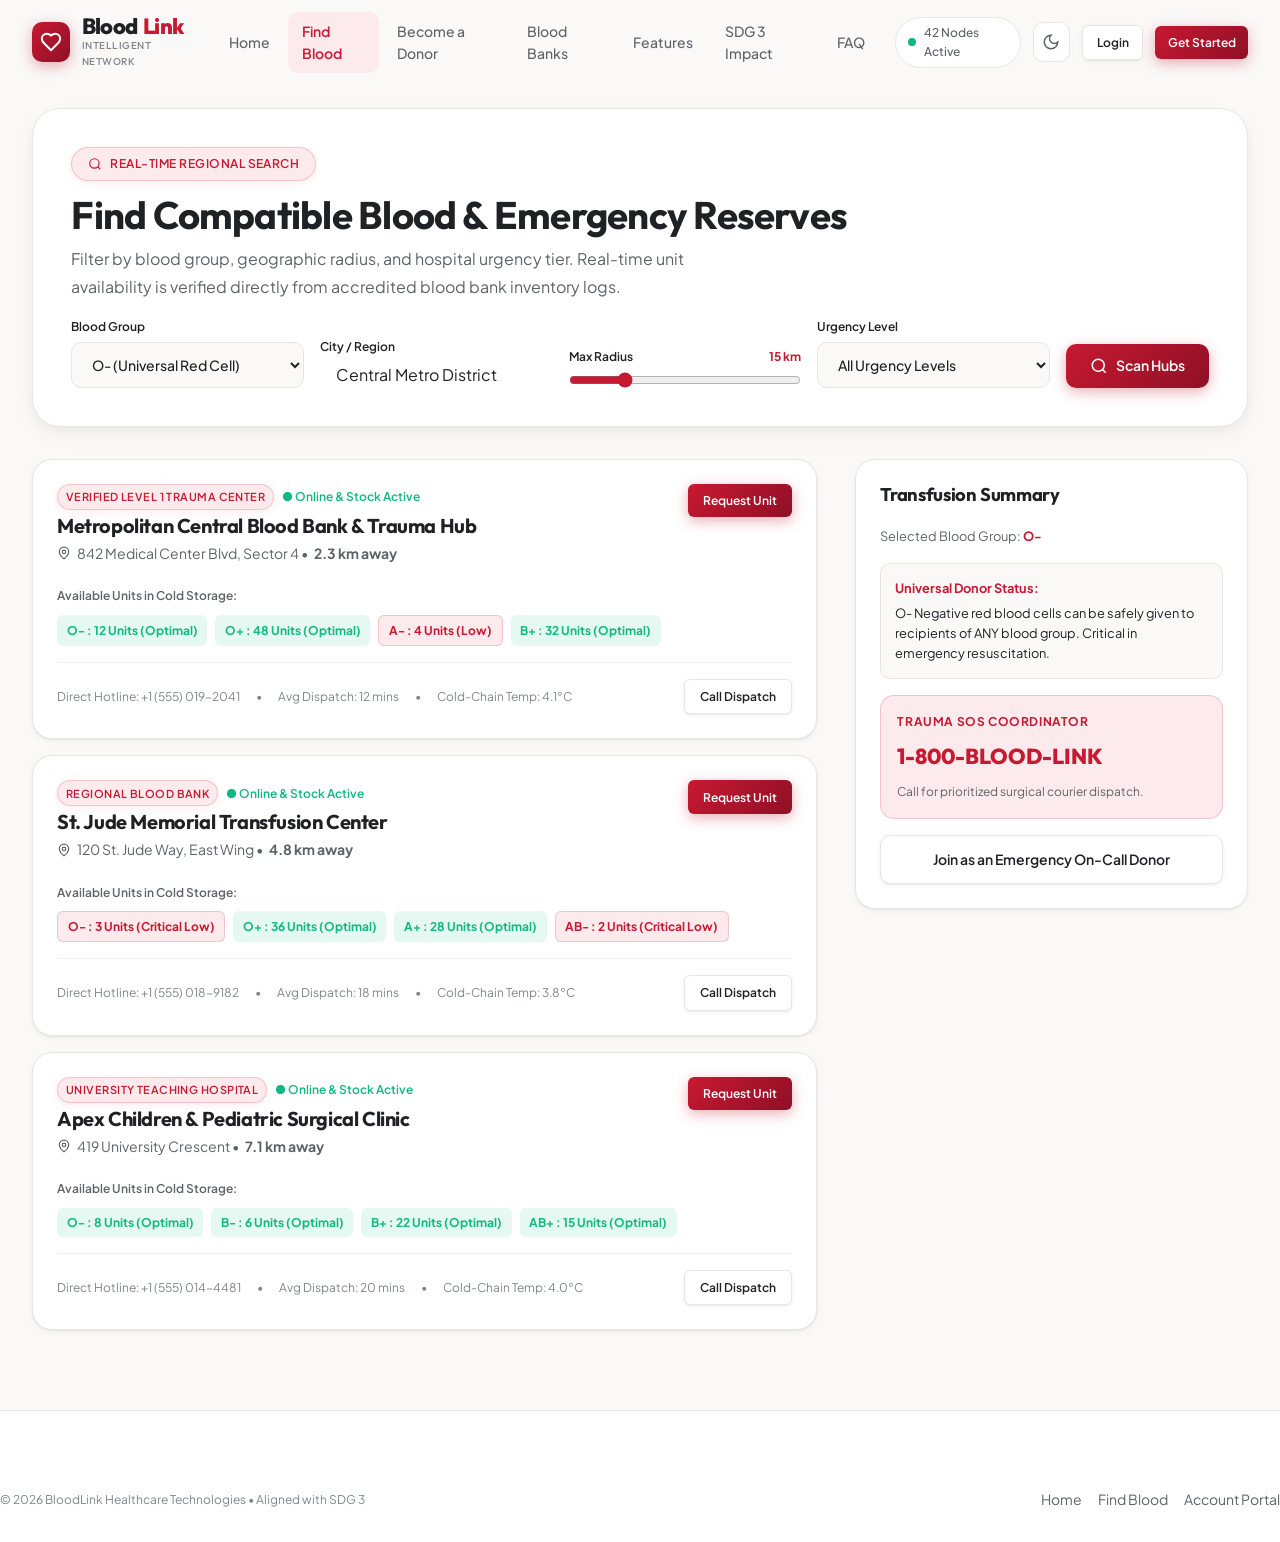
<file: find-blood.html>
<!DOCTYPE html>
<html lang="en" data-theme="light">
<head>
  <meta charset="UTF-8">
  <meta name="viewport" content="width=device-width, initial-scale=1.0">
  <meta name="description" content="Find Blood — Search real-time blood bank inventory and emergency donor reserves across the BloodLink network.">
  <title>Find Blood & Emergency Reserves — BloodLink</title>

  <!-- Google Fonts: Plus Jakarta Sans & Outfit -->
  <link rel="preconnect" href="https://fonts.googleapis.com">
  <link rel="preconnect" href="https://fonts.gstatic.com" crossorigin>
  <link href="https://fonts.googleapis.com/css2?family=Outfit:wght@400;500;600;700;800&family=Plus+Jakarta+Sans:wght@400;500;600;700;800&display=swap" rel="stylesheet">

  <!-- Core CSS Stylesheets -->
  <link rel="stylesheet" href="css/variables.css">
  <link rel="stylesheet" href="css/main.css">
  <link rel="stylesheet" href="css/components.css">
  <link rel="stylesheet" href="css/find-blood.css">
  <link rel="stylesheet" href="css/responsive.css">

  <link rel="icon" type="image/svg+xml" href="data:image/svg+xml,<svg xmlns='http://www.w3.org/2000/svg' viewBox='0 0 24 24' fill='%23C71932'><path d='M12 2.69l5.66 5.66a8 8 0 1 1-11.31 0z'/></svg>">
</head>
<body>

  <!-- Navigation Bar -->
  <header class="navbar-wrapper scrolled" id="main-navbar">
    <div class="container nav-container">

      <a href="index.html" class="brand-logo" aria-label="BloodLink Home">
        <div class="brand-icon-wrapper">
          <svg viewBox="0 0 24 24" fill="none" stroke="currentColor" stroke-width="2.2" stroke-linecap="round" stroke-linejoin="round">
            <path d="M19 14c1.49-1.46 3-3.21 3-5.5A5.5 5.5 0 0 0 16.5 3c-1.76 0-3 .5-4.5 2-1.5-1.5-2.74-2-4.5-2A5.5 5.5 0 0 0 2 8.5c0 2.3 1.5 4.05 3 5.5l7 7Z"></path>
          </svg>
        </div>
        <div class="brand-name">
          <span class="brand-title">Blood<span class="brand-highlight">Link</span></span>
          <span class="brand-tagline-micro">Intelligent Network</span>
        </div>
      </a>

      <nav class="nav-menu" aria-label="Primary Navigation">
        <a href="index.html" class="nav-link">Home</a>
        <a href="find-blood.html" class="nav-link active">Find Blood</a>
        <a href="auth.html?role=donor" class="nav-link">Become a Donor</a>
        <a href="index.html#blood-banks" class="nav-link">Blood Banks</a>
        <a href="index.html#features" class="nav-link">Features</a>
        <a href="index.html#sdg3" class="nav-link">SDG 3 Impact</a>
        <a href="index.html#faq" class="nav-link">FAQ</a>
      </nav>

      <div class="nav-actions">
        <div class="live-pill">
          <span class="live-dot"></span>
          <span>42 Nodes Active</span>
        </div>

        <button class="theme-toggle-btn" aria-label="Toggle Theme" title="Toggle Theme">
          <svg class="sun-icon" viewBox="0 0 24 24" fill="none" stroke="currentColor" stroke-width="2"><circle cx="12" cy="12" r="4"></circle><path d="M12 2v2"></path><path d="M12 20v2"></path><path d="m4.93 4.93 1.41 1.41"></path><path d="m17.66 17.66 1.41 1.41"></path><path d="M2 12h2"></path><path d="M20 12h2"></path><path d="m6.34 17.66-1.41 1.41"></path><path d="m19.07 4.93-1.41 1.41"></path></svg>
          <svg class="moon-icon" viewBox="0 0 24 24" fill="none" stroke="currentColor" stroke-width="2"><path d="M12 3a6 6 0 0 0 9 9 9 9 0 1 1-9-9Z"></path></svg>
        </button>

        <a href="auth.html" class="btn btn-secondary btn-sm">Login</a>
        <a href="auth.html?tab=signup" class="btn btn-primary btn-sm">Get Started</a>

        <button class="mobile-toggle-btn" aria-label="Open Mobile Menu" aria-expanded="false">
          <svg viewBox="0 0 24 24" fill="none" stroke="currentColor" stroke-width="2"><line x1="4" x2="20" y1="12" y2="12"></line><line x1="4" x2="20" y1="6" y2="6"></line><line x1="4" x2="20" y1="18" y2="18"></line></svg>
        </button>
      </div>

    </div>

    <!-- Mobile Navigation Drawer -->
    <div class="mobile-drawer" id="mobile-drawer">
      <a href="index.html" class="mobile-nav-link">Home</a>
      <a href="find-blood.html" class="mobile-nav-link active">Find Blood</a>
      <a href="auth.html?role=donor" class="mobile-nav-link">Become a Donor</a>
      <a href="index.html#blood-banks" class="mobile-nav-link">Blood Banks</a>
      <a href="index.html#features" class="mobile-nav-link">Features</a>
      <a href="index.html#sdg3" class="mobile-nav-link">SDG 3 Impact</a>
      <a href="index.html#faq" class="mobile-nav-link">FAQ</a>
    </div>
  </header>

  <!-- Main Search Container -->
  <main class="find-blood-page">
    <div class="container">

      <!-- Search Filters Box -->
      <div class="search-hero-box">
        <span class="badge-pill" style="margin-bottom: 0.75rem;">
          <svg viewBox="0 0 24 24" fill="none" stroke="currentColor" stroke-width="2" style="width: 14px; height: 14px;"><circle cx="11" cy="11" r="8"></circle><line x1="21" y1="21" x2="16.65" y2="16.65"></line></svg>
          Real-Time Regional Search
        </span>
        <h1 style="font-size: clamp(1.85rem, 3vw, 2.5rem); margin-bottom: 0.5rem;">
          Find Compatible Blood & Emergency Reserves
        </h1>
        <p style="font-size: var(--font-size-base); color: var(--color-text-secondary); max-width: 680px;">
          Filter by blood group, geographic radius, and hospital urgency tier. Real-time unit availability is verified directly from accredited blood bank inventory logs.
        </p>

        <!-- Filter Inputs -->
        <div class="search-filter-grid">

          <div>
            <label style="font-size: var(--font-size-xs); font-weight: 600; display: block; margin-bottom: 0.35rem;">Blood Group</label>
            <select id="filter-blood-type" class="filter-select">
              <option value="O-">O- (Universal Red Cell)</option>
              <option value="O+">O+ Positive</option>
              <option value="A-">A- Negative</option>
              <option value="A+">A+ Positive</option>
              <option value="B-">B- Negative</option>
              <option value="B+">B+ Positive</option>
              <option value="AB-">AB- Negative</option>
              <option value="AB+">AB+ Positive</option>
            </select>
          </div>

          <div>
            <label style="font-size: var(--font-size-xs); font-weight: 600; display: block; margin-bottom: 0.35rem;">City / Region</label>
            <input type="text" id="filter-location" class="form-input" value="Central Metro District" style="padding-left: 1rem;">
          </div>

          <div class="radius-slider-group">
            <div style="display: flex; justify-content: space-between;">
              <label style="font-size: var(--font-size-xs); font-weight: 600;">Max Radius</label>
              <span id="radius-val" class="slider-val-tag">15 km</span>
            </div>
            <input type="range" id="filter-radius" min="5" max="50" step="5" value="15" style="accent-color: var(--color-primary); cursor: pointer;" oninput="document.getElementById('radius-val').textContent = this.value + ' km';">
          </div>

          <div>
            <label style="font-size: var(--font-size-xs); font-weight: 600; display: block; margin-bottom: 0.35rem;">Urgency Level</label>
            <select id="filter-urgency" class="filter-select">
              <option value="all">All Urgency Levels</option>
              <option value="critical">Critical (Trauma / OR)</option>
              <option value="urgent">Urgent (&lt; 4 Hours)</option>
              <option value="elective">Scheduled Surgery</option>
            </select>
          </div>

          <div>
            <button type="button" id="btn-search-network" class="btn btn-primary" style="height: 44px; width: 100%;">
              <svg viewBox="0 0 24 24" fill="none" stroke="currentColor" stroke-width="2"><circle cx="11" cy="11" r="8"></circle><line x1="21" y1="21" x2="16.65" y2="16.65"></line></svg>
              Scan Hubs
            </button>
          </div>

        </div>
      </div>

      <!-- Results Grid -->
      <div class="results-grid-layout">

        <!-- Left List: Verified Facilities -->
        <div class="results-list" id="facilities-list">

          <!-- Card 1 -->
          <div class="blood-bank-result-card">
            <div class="bank-card-top">
              <div class="bank-info">
                <div style="display: flex; align-items: center; gap: 0.5rem; margin-bottom: 4px;">
                  <span class="badge-pill" style="font-size: 0.6875rem; padding: 0.2rem 0.5rem;">Verified Level 1 Trauma Center</span>
                  <span style="font-size: 0.75rem; color: var(--color-success); font-weight: 600;">● Online &amp; Stock Active</span>
                </div>
                <h3>Metropolitan Central Blood Bank &amp; Trauma Hub</h3>
                <p class="bank-address">
                  <svg viewBox="0 0 24 24" fill="none" stroke="currentColor" stroke-width="2" style="width: 14px; height: 14px;"><path d="M20 10c0 6-8 12-8 12s-8-6-8-12a8 8 0 0 1 16 0Z"></path><circle cx="12" cy="10" r="3"></circle></svg>
                  842 Medical Center Blvd, Sector 4 • <strong>2.3 km away</strong>
                </p>
              </div>
              <button class="btn btn-primary btn-sm request-btn" data-bank="Metropolitan Central">
                Request Unit
              </button>
            </div>

            <div>
              <span style="font-size: 0.75rem; color: var(--color-text-secondary); font-weight: 600;">Available Units in Cold Storage:</span>
              <div class="bank-stock-pills">
                <span class="stock-tag stock-optimal">O- : 12 Units (Optimal)</span>
                <span class="stock-tag stock-optimal">O+ : 48 Units (Optimal)</span>
                <span class="stock-tag stock-low">A- : 4 Units (Low)</span>
                <span class="stock-tag stock-optimal">B+ : 32 Units (Optimal)</span>
              </div>
            </div>

            <div class="bank-card-footer">
              <div class="bank-meta-tags">
                <span>Direct Hotline: +1 (555) 019-2041</span>
                <span>•</span>
                <span>Avg Dispatch: 12 mins</span>
                <span>•</span>
                <span>Cold-Chain Temp: 4.1°C</span>
              </div>
              <a href="tel:5550192041" class="btn btn-secondary btn-sm">Call Dispatch</a>
            </div>
          </div>

          <!-- Card 2 -->
          <div class="blood-bank-result-card">
            <div class="bank-card-top">
              <div class="bank-info">
                <div style="display: flex; align-items: center; gap: 0.5rem; margin-bottom: 4px;">
                  <span class="badge-pill" style="font-size: 0.6875rem; padding: 0.2rem 0.5rem;">Regional Blood Bank</span>
                  <span style="font-size: 0.75rem; color: var(--color-success); font-weight: 600;">● Online &amp; Stock Active</span>
                </div>
                <h3>St. Jude Memorial Transfusion Center</h3>
                <p class="bank-address">
                  <svg viewBox="0 0 24 24" fill="none" stroke="currentColor" stroke-width="2" style="width: 14px; height: 14px;"><path d="M20 10c0 6-8 12-8 12s-8-6-8-12a8 8 0 0 1 16 0Z"></path><circle cx="12" cy="10" r="3"></circle></svg>
                  120 St. Jude Way, East Wing • <strong>4.8 km away</strong>
                </p>
              </div>
              <button class="btn btn-primary btn-sm request-btn" data-bank="St. Jude Memorial">
                Request Unit
              </button>
            </div>

            <div>
              <span style="font-size: 0.75rem; color: var(--color-text-secondary); font-weight: 600;">Available Units in Cold Storage:</span>
              <div class="bank-stock-pills">
                <span class="stock-tag stock-low">O- : 3 Units (Critical Low)</span>
                <span class="stock-tag stock-optimal">O+ : 36 Units (Optimal)</span>
                <span class="stock-tag stock-optimal">A+ : 28 Units (Optimal)</span>
                <span class="stock-tag stock-low">AB- : 2 Units (Critical Low)</span>
              </div>
            </div>

            <div class="bank-card-footer">
              <div class="bank-meta-tags">
                <span>Direct Hotline: +1 (555) 018-9182</span>
                <span>•</span>
                <span>Avg Dispatch: 18 mins</span>
                <span>•</span>
                <span>Cold-Chain Temp: 3.8°C</span>
              </div>
              <a href="tel:5550189182" class="btn btn-secondary btn-sm">Call Dispatch</a>
            </div>
          </div>

          <!-- Card 3 -->
          <div class="blood-bank-result-card">
            <div class="bank-card-top">
              <div class="bank-info">
                <div style="display: flex; align-items: center; gap: 0.5rem; margin-bottom: 4px;">
                  <span class="badge-pill" style="font-size: 0.6875rem; padding: 0.2rem 0.5rem;">University Teaching Hospital</span>
                  <span style="font-size: 0.75rem; color: var(--color-success); font-weight: 600;">● Online &amp; Stock Active</span>
                </div>
                <h3>Apex Children &amp; Pediatric Surgical Clinic</h3>
                <p class="bank-address">
                  <svg viewBox="0 0 24 24" fill="none" stroke="currentColor" stroke-width="2" style="width: 14px; height: 14px;"><path d="M20 10c0 6-8 12-8 12s-8-6-8-12a8 8 0 0 1 16 0Z"></path><circle cx="12" cy="10" r="3"></circle></svg>
                  419 University Crescent • <strong>7.1 km away</strong>
                </p>
              </div>
              <button class="btn btn-primary btn-sm request-btn" data-bank="Apex Children Clinic">
                Request Unit
              </button>
            </div>

            <div>
              <span style="font-size: 0.75rem; color: var(--color-text-secondary); font-weight: 600;">Available Units in Cold Storage:</span>
              <div class="bank-stock-pills">
                <span class="stock-tag stock-optimal">O- : 8 Units (Optimal)</span>
                <span class="stock-tag stock-optimal">B- : 6 Units (Optimal)</span>
                <span class="stock-tag stock-optimal">B+ : 22 Units (Optimal)</span>
                <span class="stock-tag stock-optimal">AB+ : 15 Units (Optimal)</span>
              </div>
            </div>

            <div class="bank-card-footer">
              <div class="bank-meta-tags">
                <span>Direct Hotline: +1 (555) 014-4481</span>
                <span>•</span>
                <span>Avg Dispatch: 20 mins</span>
                <span>•</span>
                <span>Cold-Chain Temp: 4.0°C</span>
              </div>
              <a href="tel:5550144481" class="btn btn-secondary btn-sm">Call Dispatch</a>
            </div>
          </div>

        </div>

        <!-- Right Sidebar Summary Card -->
        <aside>
          <div class="sidebar-summary-card">
            <h3 style="font-size: 1.15rem; margin-bottom: 0.25rem;">Transfusion Summary</h3>
            <p style="font-size: 0.8rem; color: var(--color-text-secondary); margin: 0;">
              Selected Blood Group: <strong id="summary-type-label" style="color: var(--color-primary);">O-</strong>
            </p>

            <div style="background: var(--color-bg); padding: 0.85rem; border-radius: var(--radius-sm); border: 1px solid var(--color-border); font-size: 0.8rem;">
              <div style="font-weight: 700; color: var(--color-primary); margin-bottom: 4px;">Universal Donor Status:</div>
              <div>O- Negative red blood cells can be safely given to recipients of ANY blood group. Critical in emergency resuscitation.</div>
            </div>

            <div class="emergency-hotline-card">
              <div class="hotline-label">Trauma SOS Coordinator</div>
              <div class="hotline-number">1-800-BLOOD-LINK</div>
              <p class="hotline-note">Call for prioritized surgical courier dispatch.</p>
            </div>

            <a href="auth.html?role=donor" class="btn btn-secondary" style="width: 100%;">
              Join as an Emergency On-Call Donor
            </a>
          </div>
        </aside>

      </div>

    </div>
  </main>

  <!-- Footer -->
  <footer class="footer">
    <div class="container footer-bottom" style="border: none; padding: 0;">
      <div>&copy; 2026 BloodLink Healthcare Technologies • Aligned with SDG 3</div>
      <div class="footer-legal-links">
        <a href="index.html" class="footer-link">Home</a>
        <a href="find-blood.html" class="footer-link">Find Blood</a>
        <a href="auth.html" class="footer-link">Account Portal</a>
      </div>
    </div>
  </footer>

  <!-- Toast Container -->
  <div class="toast-container" aria-live="polite"></div>

  <!-- Scripts -->
  <script src="js/theme.js"></script>
  <script src="js/components/toast.js"></script>
  <script src="js/components/navbar.js"></script>
  <script src="js/api/supabase-client.js"></script>

  <script>
    (function() {
      const typeSelect = document.getElementById('filter-blood-type');
      const scanBtn = document.getElementById('btn-search-network');
      const summaryLabel = document.getElementById('summary-type-label');
      const requestButtons = document.querySelectorAll('.request-btn');

      if (typeSelect && summaryLabel) {
        typeSelect.addEventListener('change', () => {
          summaryLabel.textContent = typeSelect.value;
        });
      }

      if (scanBtn) {
        scanBtn.addEventListener('click', () => {
          const type = typeSelect ? typeSelect.value : 'O-';
          const radius = document.getElementById('filter-radius')?.value || 15;
          const location = document.getElementById('filter-location')?.value || 'Area';

          if (window.BloodLinkToast) {
            window.BloodLinkToast.success(
              `Scanned regional network for ${type} within ${radius} km of ${location}. 3 authorized facilities verified.`,
              'Search Updated'
            );
          }
        });
      }

      requestButtons.forEach(btn => {
        btn.addEventListener('click', () => {
          const bank = btn.getAttribute('data-bank') || 'Facility';
          const type = typeSelect ? typeSelect.value : 'O-';
          if (window.BloodLinkToast) {
            window.BloodLinkToast.info(
              `Transfusion request voucher drafted for ${type} at ${bank}. Pre-wired for Flask REST API dispatch.`,
              'Request Drafted'
            );
          }
        });
      });
    })();
  </script>
</body>
</html>
</file>
<file: css/variables.css>
/* ==========================================================================
   BLOODLINK DESIGN SYSTEM - CSS DESIGN TOKENS & VARIABLES
   Project: BloodLink - Intelligent Blood Donation & Emergency Network
   SDG 3: Good Health and Well-being
   ========================================================================== */

:root {
  /* Brand Color Palette */
  --color-primary: #C71932;
  --color-primary-hover: #b0152b;
  --color-primary-active: #9c1226;
  --color-primary-glow: rgba(199, 25, 50, 0.35);
  --color-primary-subtle: rgba(199, 25, 50, 0.08);

  --color-secondary: #8F1025;
  --color-secondary-dark: #660c1a;

  --color-accent: #E63946;
  --color-accent-gold: #D4AF37;
  --color-success: #10B981;
  --color-success-bg: rgba(16, 185, 129, 0.1);
  --color-warning: #F59E0B;
  --color-warning-bg: rgba(245, 158, 11, 0.1);
  --color-info: #0284C7;
  --color-info-bg: rgba(2, 132, 199, 0.1);

  /* Light Theme Specific (Default) */
  --color-bg: #FAF9F8;
  --color-bg-secondary: #FFFFFF;
  --color-bg-tertiary: #F3F1EF;
  --color-surface: #FFFFFF;
  --color-surface-hover: #FAF7F7;
  --color-soft-red: #FCEAEC;
  --color-soft-red-border: rgba(199, 25, 50, 0.18);

  --color-text: #202124;
  --color-text-secondary: #5F6368;
  --color-text-tertiary: #80868B;
  --color-text-inverse: #FFFFFF;

  --color-border: #E8E6E3;
  --color-border-subtle: rgba(0, 0, 0, 0.06);
  --color-border-focus: rgba(199, 25, 50, 0.4);

  /* Glassmorphism & Elevation */
  --glass-bg: rgba(255, 255, 255, 0.82);
  --glass-bg-card: rgba(255, 255, 255, 0.7);
  --glass-border: rgba(255, 255, 255, 0.5);
  --glass-blur: blur(16px);
  --glass-shadow: 0 8px 32px 0 rgba(143, 16, 37, 0.06);

  --shadow-sm: 0 2px 6px rgba(32, 33, 36, 0.04), 0 1px 2px rgba(32, 33, 36, 0.06);
  --shadow-md: 0 8px 24px -4px rgba(32, 33, 36, 0.06), 0 4px 12px -2px rgba(32, 33, 36, 0.04);
  --shadow-lg: 0 16px 40px -8px rgba(32, 33, 36, 0.08), 0 8px 20px -4px rgba(199, 25, 50, 0.06);
  --shadow-xl: 0 24px 56px -12px rgba(143, 16, 37, 0.12), 0 12px 28px -6px rgba(32, 33, 36, 0.05);
  --shadow-glow: 0 0 35px rgba(199, 25, 50, 0.25);
  --shadow-emergency: 0 0 40px rgba(199, 25, 50, 0.45);

  /* Gradients */
  --gradient-primary: linear-gradient(135deg, #C71932 0%, #8F1025 100%);
  --gradient-hero-overlay: radial-gradient(circle at 75% 45%, rgba(199, 25, 50, 0.09) 0%, rgba(250, 249, 248, 0) 65%);
  --gradient-card: linear-gradient(180deg, rgba(255, 255, 255, 0.95) 0%, rgba(255, 255, 255, 0.85) 100%);
  --gradient-dark-banner: linear-gradient(135deg, #1C0A0E 0%, #300C13 100%);

  /* Typography */
  --font-family-sans: 'Plus Jakarta Sans', -apple-system, BlinkMacSystemFont, 'Segoe UI', Roboto, Helvetica, Arial, sans-serif;
  --font-family-display: 'Outfit', 'Plus Jakarta Sans', sans-serif;
  --font-family-mono: 'JetBrains Mono', 'Fira Code', monospace;

  --font-size-xs: 0.75rem;    /* 12px */
  --font-size-sm: 0.875rem;   /* 14px */
  --font-size-base: 1rem;     /* 16px */
  --font-size-lg: 1.125rem;   /* 18px */
  --font-size-xl: 1.25rem;    /* 20px */
  --font-size-2xl: 1.5rem;    /* 24px */
  --font-size-3xl: 1.875rem;  /* 30px */
  --font-size-4xl: 2.25rem;   /* 36px */
  --font-size-5xl: 3rem;      /* 48px */
  --font-size-6xl: 3.75rem;   /* 60px */
  --font-size-hero: clamp(2.5rem, 5vw + 1rem, 4.25rem);

  --font-weight-regular: 400;
  --font-weight-medium: 500;
  --font-weight-semibold: 600;
  --font-weight-bold: 700;
  --font-weight-extrabold: 800;

  --line-height-tight: 1.15;
  --line-height-snug: 1.35;
  --line-height-normal: 1.6;
  --line-height-relaxed: 1.75;

  /* Spacing Scale */
  --space-1: 0.25rem;  /* 4px */
  --space-2: 0.5rem;   /* 8px */
  --space-3: 0.75rem;  /* 12px */
  --space-4: 1rem;     /* 16px */
  --space-5: 1.25rem;  /* 20px */
  --space-6: 1.5rem;   /* 24px */
  --space-8: 2rem;     /* 32px */
  --space-10: 2.5rem;  /* 40px */
  --space-12: 3rem;    /* 48px */
  --space-16: 4rem;    /* 64px */
  --space-20: 5rem;    /* 80px */
  --space-24: 6rem;    /* 96px */

  /* Border Radii */
  --radius-xs: 6px;
  --radius-sm: 10px;
  --radius-md: 14px;
  --radius-lg: 20px;
  --radius-xl: 28px;
  --radius-full: 9999px;

  /* Transitions & Animation */
  --transition-fast: 150ms cubic-bezier(0.4, 0, 0.2, 1);
  --transition-normal: 250ms cubic-bezier(0.4, 0, 0.2, 1);
  --transition-smooth: 400ms cubic-bezier(0.16, 1, 0.3, 1);
  --transition-spring: 500ms cubic-bezier(0.34, 1.56, 0.64, 1);

  /* Layout Containers */
  --container-max-width: 1280px;
  --container-narrow-width: 960px;
  --container-padding: clamp(1rem, 3vw, 2rem);
  --nav-height: 76px;
  --z-canvas: 1;
  --z-content: 10;
  --z-sticky: 100;
  --z-modal: 1000;
  --z-toast: 2000;
}

/* ==========================================================================
   DARK THEME OVERRIDES
   ========================================================================== */
[data-theme="dark"] {
  --color-bg: #0C0D10;
  --color-bg-secondary: #14161B;
  --color-bg-tertiary: #1C1E24;
  --color-surface: #171920;
  --color-surface-hover: #1F222B;
  --color-soft-red: rgba(199, 25, 50, 0.16);
  --color-soft-red-border: rgba(199, 25, 50, 0.35);

  --color-text: #F8F9FA;
  --color-text-secondary: #A0A6B2;
  --color-text-tertiary: #717786;
  --color-text-inverse: #0C0D10;

  --color-border: #282B34;
  --color-border-subtle: rgba(255, 255, 255, 0.08);
  --color-border-focus: rgba(230, 57, 70, 0.6);

  --glass-bg: rgba(20, 22, 27, 0.85);
  --glass-bg-card: rgba(23, 25, 32, 0.75);
  --glass-border: rgba(255, 255, 255, 0.08);
  --glass-shadow: 0 8px 32px 0 rgba(0, 0, 0, 0.45);

  --shadow-sm: 0 2px 6px rgba(0, 0, 0, 0.35);
  --shadow-md: 0 8px 24px -4px rgba(0, 0, 0, 0.5);
  --shadow-lg: 0 16px 40px -8px rgba(0, 0, 0, 0.65);
  --shadow-xl: 0 24px 56px -12px rgba(0, 0, 0, 0.8);
  --shadow-glow: 0 0 40px rgba(199, 25, 50, 0.35);

  --gradient-hero-overlay: radial-gradient(circle at 75% 45%, rgba(199, 25, 50, 0.15) 0%, rgba(12, 13, 16, 0) 70%);
  --gradient-card: linear-gradient(180deg, rgba(28, 30, 38, 0.9) 0%, rgba(20, 22, 27, 0.85) 100%);
}
</file>
<file: css/main.css>
/* ==========================================================================
   BLOODLINK - CORE STYLES & LAYOUT (main.css)
   ========================================================================== */

/* Modern CSS Reset */
*, *::before, *::after {
  box-sizing: border-box;
  margin: 0;
  padding: 0;
}

html {
  font-size: 16px;
  scroll-behavior: smooth;
  -webkit-font-smoothing: antialiased;
  -moz-osx-font-smoothing: grayscale;
  text-rendering: optimizeLegibility;
}

body {
  font-family: var(--font-family-sans);
  background-color: var(--color-bg);
  color: var(--color-text);
  line-height: var(--line-height-normal);
  overflow-x: hidden;
  transition: background-color var(--transition-normal), color var(--transition-normal);
  position: relative;
  min-height: 100vh;
}

/* Accessible focus ring */
:focus-visible {
  outline: 2px solid var(--color-primary);
  outline-offset: 3px;
}

/* Typography Helpers */
h1, h2, h3, h4, h5, h6 {
  font-family: var(--font-family-display);
  color: var(--color-text);
  line-height: var(--line-height-tight);
  font-weight: var(--font-weight-bold);
  letter-spacing: -0.02em;
}

h1 { font-size: clamp(2.25rem, 4vw + 1rem, 3.75rem); }
h2 { font-size: clamp(1.85rem, 3vw + 0.5rem, 2.75rem); }
h3 { font-size: clamp(1.35rem, 2vw + 0.25rem, 1.85rem); }
h4 { font-size: 1.25rem; }

p {
  color: var(--color-text-secondary);
  font-size: var(--font-size-base);
  line-height: var(--line-height-relaxed);
}

a {
  color: inherit;
  text-decoration: none;
  transition: color var(--transition-fast);
}

img, svg {
  display: block;
  max-width: 100%;
}

button, input, select, textarea {
  font: inherit;
  color: inherit;
  background: none;
  border: none;
}

button {
  cursor: pointer;
}

/* Container Structure */
.container {
  width: 100%;
  max-width: var(--container-max-width);
  margin-left: auto;
  margin-right: auto;
  padding-left: var(--container-padding);
  padding-right: var(--container-padding);
}

.container-narrow {
  width: 100%;
  max-width: var(--container-narrow-width);
  margin-left: auto;
  margin-right: auto;
  padding-left: var(--container-padding);
  padding-right: var(--container-padding);
}

.section {
  padding-top: clamp(4rem, 8vw, 7.5rem);
  padding-bottom: clamp(4rem, 8vw, 7.5rem);
  position: relative;
  z-index: var(--z-content);
}

.section-alt {
  background-color: var(--color-bg-secondary);
  border-top: 1px solid var(--color-border-subtle);
  border-bottom: 1px solid var(--color-border-subtle);
}

.section-header {
  text-align: center;
  max-width: 720px;
  margin: 0 auto clamp(2.5rem, 5vw, 4.5rem) auto;
}

.section-title {
  margin-top: var(--space-3);
  margin-bottom: var(--space-4);
  font-weight: var(--font-weight-extrabold);
}

.section-subtitle {
  font-size: var(--font-size-lg);
  color: var(--color-text-secondary);
  line-height: var(--line-height-relaxed);
}

/* Section Header Badges */
.badge-pill {
  display: inline-flex;
  align-items: center;
  gap: 0.5rem;
  padding: 0.375rem 1rem;
  border-radius: var(--radius-full);
  font-size: var(--font-size-xs);
  font-weight: var(--font-weight-semibold);
  letter-spacing: 0.04em;
  text-transform: uppercase;
  background-color: var(--color-soft-red);
  color: var(--color-primary);
  border: 1px solid var(--color-soft-red-border);
  box-shadow: 0 2px 8px rgba(199, 25, 50, 0.08);
}

.badge-pill i, .badge-pill svg {
  width: 14px;
  height: 14px;
}

.text-gradient {
  background: linear-gradient(135deg, var(--color-primary) 0%, #E63946 50%, var(--color-secondary) 100%);
  -webkit-background-clip: text;
  -webkit-text-fill-color: transparent;
  display: inline-block;
}

/* ==========================================================================
   NAVIGATION BAR (Sticky & Frosted Glass)
   ========================================================================== */
.navbar-wrapper {
  position: fixed;
  top: 0;
  left: 0;
  right: 0;
  z-index: var(--z-sticky);
  transition: all var(--transition-normal);
  padding: var(--space-3) 0;
}

.navbar-wrapper.scrolled {
  padding: var(--space-2) 0;
  background: var(--glass-bg);
  backdrop-filter: var(--glass-blur);
  -webkit-backdrop-filter: var(--glass-blur);
  border-bottom: 1px solid var(--color-border-subtle);
  box-shadow: var(--shadow-sm);
}

.nav-container {
  display: flex;
  align-items: center;
  justify-content: space-between;
  gap: var(--space-4);
}

/* Brand Logo */
.brand-logo {
  display: flex;
  align-items: center;
  gap: 0.75rem;
  font-family: var(--font-family-display);
  font-weight: var(--font-weight-extrabold);
  font-size: 1.375rem;
  color: var(--color-text);
  letter-spacing: -0.03em;
  user-select: none;
}

.brand-icon-wrapper {
  position: relative;
  width: 40px;
  height: 40px;
  border-radius: var(--radius-sm);
  background: var(--gradient-primary);
  display: flex;
  align-items: center;
  justify-content: center;
  color: #FFFFFF;
  box-shadow: 0 4px 14px var(--color-primary-glow);
  transition: transform var(--transition-spring);
}

.brand-icon-wrapper svg {
  width: 22px;
  height: 22px;
}

.brand-logo:hover .brand-icon-wrapper {
  transform: scale(1.05) rotate(4deg);
}

.brand-name {
  display: flex;
  flex-direction: column;
}

.brand-title {
  display: flex;
  align-items: center;
  gap: 0.35rem;
  line-height: 1.1;
}

.brand-highlight {
  color: var(--color-primary);
}

.brand-tagline-micro {
  font-size: 0.625rem;
  font-weight: var(--font-weight-medium);
  color: var(--color-text-tertiary);
  letter-spacing: 0.05em;
  text-transform: uppercase;
}

/* Navigation Menu Links */
.nav-menu {
  display: flex;
  align-items: center;
  gap: var(--space-1);
  list-style: none;
}

.nav-link {
  display: inline-flex;
  align-items: center;
  gap: 0.375rem;
  padding: 0.5rem 0.875rem;
  font-size: var(--font-size-sm);
  font-weight: var(--font-weight-medium);
  color: var(--color-text-secondary);
  border-radius: var(--radius-sm);
  transition: all var(--transition-fast);
  position: relative;
}

.nav-link:hover {
  color: var(--color-text);
  background-color: var(--color-surface-hover);
}

.nav-link.active {
  color: var(--color-primary);
  font-weight: var(--font-weight-semibold);
  background-color: var(--color-soft-red);
}

/* Right Navigation Actions */
.nav-actions {
  display: flex;
  align-items: center;
  gap: var(--space-3);
}

/* Theme Switcher Button */
.theme-toggle-btn {
  width: 40px;
  height: 40px;
  border-radius: var(--radius-sm);
  display: flex;
  align-items: center;
  justify-content: center;
  color: var(--color-text-secondary);
  background-color: var(--color-surface);
  border: 1px solid var(--color-border);
  transition: all var(--transition-fast);
}

.theme-toggle-btn:hover {
  color: var(--color-text);
  background-color: var(--color-surface-hover);
  transform: translateY(-1px);
}

.theme-toggle-btn svg {
  width: 18px;
  height: 18px;
  transition: transform var(--transition-spring);
}

[data-theme="dark"] .sun-icon {
  display: block;
}
[data-theme="dark"] .moon-icon {
  display: none;
}
[data-theme="light"] .sun-icon {
  display: none;
}
[data-theme="light"] .moon-icon {
  display: block;
}

/* Live Network Indicator Badge in Navbar */
.live-pill {
  display: none; /* revealed on tablet+ */
  align-items: center;
  gap: 0.5rem;
  padding: 0.35rem 0.75rem;
  background-color: var(--color-surface);
  border: 1px solid var(--color-border);
  border-radius: var(--radius-full);
  font-size: 0.75rem;
  font-weight: var(--font-weight-medium);
  color: var(--color-text-secondary);
}

@media (min-width: 1024px) {
  .live-pill {
    display: inline-flex;
  }
}

.live-dot {
  width: 8px;
  height: 8px;
  border-radius: 50%;
  background-color: var(--color-success);
  box-shadow: 0 0 0 0 rgba(16, 185, 129, 0.7);
  animation: pulse-green 2s infinite cubic-bezier(0.66, 0, 0, 1);
}

@keyframes pulse-green {
  0% { box-shadow: 0 0 0 0 rgba(16, 185, 129, 0.7); }
  70% { box-shadow: 0 0 0 8px rgba(16, 185, 129, 0); }
  100% { box-shadow: 0 0 0 0 rgba(16, 185, 129, 0); }
}

/* Mobile Hamburger Toggle */
.mobile-toggle-btn {
  display: none;
  width: 42px;
  height: 42px;
  border-radius: var(--radius-sm);
  align-items: center;
  justify-content: center;
  color: var(--color-text);
  background-color: var(--color-surface);
  border: 1px solid var(--color-border);
}

.mobile-toggle-btn svg {
  width: 22px;
  height: 22px;
}

/* Mobile Navigation Drawer */
.mobile-drawer {
  position: fixed;
  top: 76px;
  left: 0;
  right: 0;
  background: var(--glass-bg);
  backdrop-filter: var(--glass-blur);
  -webkit-backdrop-filter: var(--glass-blur);
  border-bottom: 1px solid var(--color-border);
  padding: var(--space-4) var(--container-padding);
  display: none;
  flex-direction: column;
  gap: var(--space-3);
  box-shadow: var(--shadow-xl);
  z-index: var(--z-sticky);
  transform: translateY(-20px);
  opacity: 0;
  transition: all var(--transition-normal);
}

.mobile-drawer.open {
  display: flex;
  transform: translateY(0);
  opacity: 1;
}

.mobile-nav-link {
  display: flex;
  align-items: center;
  gap: 0.75rem;
  padding: 0.75rem 1rem;
  font-size: var(--font-size-base);
  font-weight: var(--font-weight-medium);
  border-radius: var(--radius-sm);
  color: var(--color-text);
}

.mobile-nav-link:hover, .mobile-nav-link.active {
  background-color: var(--color-soft-red);
  color: var(--color-primary);
}

.mobile-nav-actions {
  display: flex;
  flex-direction: column;
  gap: var(--space-2);
  margin-top: var(--space-2);
  padding-top: var(--space-3);
  border-top: 1px solid var(--color-border);
}

/* ==========================================================================
   BUTTONS & ACTION STYLES
   ========================================================================== */
.btn {
  display: inline-flex;
  align-items: center;
  justify-content: center;
  gap: 0.5rem;
  padding: 0.75rem 1.5rem;
  font-size: var(--font-size-sm);
  font-weight: var(--font-weight-semibold);
  border-radius: var(--radius-sm);
  transition: all var(--transition-fast);
  white-space: nowrap;
  position: relative;
  overflow: hidden;
  user-select: none;
}

.btn svg {
  width: 18px;
  height: 18px;
}

.btn-primary {
  background: var(--gradient-primary);
  color: #FFFFFF;
  box-shadow: 0 4px 14px var(--color-primary-glow);
}

.btn-primary:hover {
  transform: translateY(-2px);
  box-shadow: 0 6px 20px rgba(199, 25, 50, 0.45);
}

.btn-primary:active {
  transform: translateY(0);
}

.btn-secondary {
  background-color: var(--color-surface);
  color: var(--color-text);
  border: 1px solid var(--color-border);
  box-shadow: var(--shadow-sm);
}

.btn-secondary:hover {
  background-color: var(--color-surface-hover);
  border-color: var(--color-border-focus);
  color: var(--color-primary);
  transform: translateY(-1px);
}

.btn-ghost {
  color: var(--color-text-secondary);
  background: transparent;
}

.btn-ghost:hover {
  color: var(--color-text);
  background-color: var(--color-surface-hover);
}

.btn-soft {
  background-color: var(--color-soft-red);
  color: var(--color-primary);
  border: 1px solid var(--color-soft-red-border);
}

.btn-soft:hover {
  background-color: rgba(199, 25, 50, 0.18);
  transform: translateY(-1px);
}

.btn-danger {
  background: linear-gradient(135deg, #E63946 0%, #C71932 100%);
  color: #FFFFFF;
  box-shadow: var(--shadow-emergency);
  animation: pulse-danger-glow 2.5s infinite;
}

@keyframes pulse-danger-glow {
  0% { box-shadow: 0 0 20px rgba(199, 25, 50, 0.35); }
  50% { box-shadow: 0 0 35px rgba(199, 25, 50, 0.65); }
  100% { box-shadow: 0 0 20px rgba(199, 25, 50, 0.35); }
}

.btn-lg {
  padding: 0.95rem 1.875rem;
  font-size: var(--font-size-base);
  border-radius: var(--radius-md);
}

.btn-sm {
  padding: 0.45rem 0.95rem;
  font-size: var(--font-size-xs);
  border-radius: var(--radius-xs);
}

/* ==========================================================================
   FOOTER COMPONENT
   ========================================================================== */
.footer {
  background-color: var(--color-bg-secondary);
  border-top: 1px solid var(--color-border);
  padding-top: clamp(4rem, 6vw, 6rem);
  padding-bottom: var(--space-8);
  position: relative;
  z-index: var(--z-content);
}

.footer-top {
  display: grid;
  grid-template-columns: 2fr repeat(3, 1fr) 1.5fr;
  gap: clamp(2rem, 4vw, 3.5rem);
  margin-bottom: clamp(3rem, 5vw, 4.5rem);
}

.footer-brand {
  display: flex;
  flex-direction: column;
  gap: var(--space-4);
}

.footer-desc {
  font-size: var(--font-size-sm);
  color: var(--color-text-secondary);
  max-width: 320px;
  line-height: var(--line-height-relaxed);
}

.sdg-badge-footer {
  display: inline-flex;
  align-items: center;
  gap: 0.75rem;
  padding: 0.5rem 0.875rem;
  background-color: var(--color-soft-red);
  border: 1px solid var(--color-soft-red-border);
  border-radius: var(--radius-sm);
  font-size: var(--font-size-xs);
  color: var(--color-primary);
  font-weight: var(--font-weight-semibold);
  max-width: fit-content;
}

.sdg-badge-footer svg {
  width: 18px;
  height: 18px;
}

.footer-col-title {
  font-family: var(--font-family-display);
  font-size: var(--font-size-sm);
  font-weight: var(--font-weight-bold);
  color: var(--color-text);
  letter-spacing: 0.05em;
  text-transform: uppercase;
  margin-bottom: var(--space-4);
}

.footer-links {
  list-style: none;
  display: flex;
  flex-direction: column;
  gap: 0.75rem;
}

.footer-link {
  font-size: var(--font-size-sm);
  color: var(--color-text-secondary);
  transition: color var(--transition-fast);
  display: inline-flex;
  align-items: center;
  gap: 0.375rem;
}

.footer-link:hover {
  color: var(--color-primary);
}

.emergency-hotline-card {
  padding: var(--space-4);
  background: var(--color-soft-red);
  border: 1px solid var(--color-soft-red-border);
  border-radius: var(--radius-md);
  display: flex;
  flex-direction: column;
  gap: var(--space-2);
}

.hotline-label {
  font-size: var(--font-size-xs);
  font-weight: var(--font-weight-bold);
  color: var(--color-primary);
  text-transform: uppercase;
  letter-spacing: 0.05em;
  display: flex;
  align-items: center;
  gap: 0.35rem;
}

.hotline-number {
  font-family: var(--font-family-display);
  font-size: 1.35rem;
  font-weight: var(--font-weight-extrabold);
  color: var(--color-primary);
}

.hotline-note {
  font-size: 0.75rem;
  color: var(--color-text-secondary);
}

.footer-bottom {
  padding-top: var(--space-6);
  border-top: 1px solid var(--color-border);
  display: flex;
  align-items: center;
  justify-content: space-between;
  flex-wrap: wrap;
  gap: var(--space-4);
  font-size: var(--font-size-xs);
  color: var(--color-text-tertiary);
}

.footer-legal-links {
  display: flex;
  gap: var(--space-4);
}
</file>
<file: css/components.css>
/* ==========================================================================
   BLOODLINK - UI COMPONENTS & INTERACTIVE SECTIONS (components.css)
   ========================================================================== */

/* ==========================================================================
   1. PLATFORM STATISTICS (Demonstration Data Section)
   ========================================================================== */
.stats-grid {
  display: grid;
  grid-template-columns: repeat(4, 1fr);
  gap: var(--space-5);
}

.stat-card {
  background: var(--color-surface);
  border: 1px solid var(--color-border);
  border-radius: var(--radius-lg);
  padding: clamp(1.5rem, 2.5vw, 2.25rem);
  box-shadow: var(--shadow-sm);
  transition: all var(--transition-normal);
  position: relative;
  overflow: hidden;
}

.stat-card::before {
  content: '';
  position: absolute;
  top: 0;
  left: 0;
  width: 4px;
  height: 100%;
  background: var(--gradient-primary);
  opacity: 0;
  transition: opacity var(--transition-normal);
}

.stat-card:hover {
  transform: translateY(-4px);
  box-shadow: var(--shadow-lg);
  border-color: var(--color-border-focus);
}

.stat-card:hover::before {
  opacity: 1;
}

.stat-header {
  display: flex;
  align-items: center;
  justify-content: space-between;
  margin-bottom: var(--space-4);
}

.stat-icon {
  width: 48px;
  height: 48px;
  border-radius: var(--radius-sm);
  background: var(--color-soft-red);
  color: var(--color-primary);
  display: flex;
  align-items: center;
  justify-content: center;
}

.stat-icon svg {
  width: 24px;
  height: 24px;
}

.stat-trend {
  display: inline-flex;
  align-items: center;
  gap: 0.25rem;
  font-size: var(--font-size-xs);
  font-weight: var(--font-weight-semibold);
  color: var(--color-success);
  background: var(--color-success-bg);
  padding: 0.2rem 0.5rem;
  border-radius: var(--radius-full);
}

.stat-number {
  font-family: var(--font-family-display);
  font-size: clamp(2rem, 3.5vw, 2.75rem);
  font-weight: var(--font-weight-extrabold);
  color: var(--color-text);
  line-height: 1.1;
  margin-bottom: var(--space-1);
}

.stat-label {
  font-size: var(--font-size-sm);
  font-weight: var(--font-weight-semibold);
  color: var(--color-text);
  margin-bottom: var(--space-1);
}

.stat-subtext {
  font-size: var(--font-size-xs);
  color: var(--color-text-tertiary);
}

.demo-data-note {
  display: flex;
  align-items: center;
  justify-content: center;
  gap: 0.5rem;
  margin-top: var(--space-6);
  font-size: var(--font-size-xs);
  color: var(--color-text-tertiary);
  text-align: center;
}

/* ==========================================================================
   2. HOW IT WORKS (3 Premium Cards)
   ========================================================================== */
.how-it-works-grid {
  display: grid;
  grid-template-columns: repeat(3, 1fr);
  gap: clamp(1.5rem, 3vw, 2.5rem);
  position: relative;
}

.step-card {
  background: var(--glass-bg-card);
  backdrop-filter: var(--glass-blur);
  -webkit-backdrop-filter: var(--glass-blur);
  border: 1px solid var(--color-border);
  border-radius: var(--radius-xl);
  padding: clamp(2rem, 3vw, 2.75rem);
  display: flex;
  flex-direction: column;
  transition: all var(--transition-normal);
  position: relative;
}

.step-card:hover {
  transform: translateY(-8px);
  border-color: var(--color-soft-red-border);
  box-shadow: var(--shadow-xl);
}

.step-badge-number {
  position: absolute;
  top: 1.5rem;
  right: 1.5rem;
  font-family: var(--font-family-display);
  font-size: 3rem;
  font-weight: var(--font-weight-extrabold);
  color: var(--color-soft-red);
  line-height: 1;
  user-select: none;
  transition: color var(--transition-fast);
}

.step-card:hover .step-badge-number {
  color: var(--color-primary-subtle);
}

.step-icon-box {
  width: 64px;
  height: 64px;
  border-radius: var(--radius-md);
  background: var(--gradient-primary);
  color: #FFFFFF;
  display: flex;
  align-items: center;
  justify-content: center;
  margin-bottom: var(--space-5);
  box-shadow: 0 8px 20px var(--color-primary-glow);
  transition: transform var(--transition-spring);
}

.step-card:hover .step-icon-box {
  transform: scale(1.08) rotate(3deg);
}

.step-icon-box svg {
  width: 32px;
  height: 32px;
}

.step-title {
  font-size: 1.35rem;
  margin-bottom: var(--space-3);
  font-weight: var(--font-weight-bold);
}

.step-desc {
  font-size: var(--font-size-sm);
  color: var(--color-text-secondary);
  line-height: var(--line-height-relaxed);
  margin-bottom: var(--space-5);
}

.step-features-list {
  list-style: none;
  margin-top: auto;
  display: flex;
  flex-direction: column;
  gap: 0.6rem;
  border-top: 1px solid var(--color-border-subtle);
  padding-top: var(--space-4);
}

.step-feature-item {
  display: flex;
  align-items: center;
  gap: 0.5rem;
  font-size: var(--font-size-xs);
  font-weight: var(--font-weight-medium);
  color: var(--color-text);
}

.step-feature-item svg {
  color: var(--color-success);
  width: 14px;
  height: 14px;
}

/* ==========================================================================
   3. FEATURE SHOWCASE (Varied Visual Layouts)
   ========================================================================== */
.feature-row {
  display: grid;
  grid-template-columns: 1fr 1fr;
  align-items: center;
  gap: clamp(2.5rem, 5vw, 5rem);
  margin-bottom: clamp(4rem, 8vw, 7rem);
}

.feature-row:last-child {
  margin-bottom: 0;
}

.feature-row.reverse {
  direction: rtl;
}

.feature-row.reverse > * {
  direction: ltr;
}

.feature-text {
  max-width: 520px;
}

.feature-tag {
  display: inline-flex;
  align-items: center;
  gap: 0.4rem;
  font-size: var(--font-size-xs);
  font-weight: var(--font-weight-bold);
  text-transform: uppercase;
  letter-spacing: 0.05em;
  color: var(--color-primary);
  margin-bottom: var(--space-3);
}

.feature-title {
  font-size: clamp(1.75rem, 2.5vw, 2.25rem);
  font-weight: var(--font-weight-extrabold);
  margin-bottom: var(--space-4);
  line-height: 1.2;
}

.feature-desc {
  font-size: var(--font-size-base);
  color: var(--color-text-secondary);
  line-height: var(--line-height-relaxed);
  margin-bottom: var(--space-5);
}

.feature-bullets {
  list-style: none;
  display: flex;
  flex-direction: column;
  gap: var(--space-3);
  margin-bottom: var(--space-5);
}

.bullet-item {
  display: flex;
  align-items: flex-start;
  gap: 0.75rem;
  font-size: var(--font-size-sm);
  color: var(--color-text);
}

.bullet-icon {
  width: 22px;
  height: 22px;
  border-radius: 50%;
  background: var(--color-soft-red);
  color: var(--color-primary);
  display: flex;
  align-items: center;
  justify-content: center;
  flex-shrink: 0;
  margin-top: 2px;
}

.bullet-icon svg {
  width: 13px;
  height: 13px;
}

/* Feature 1: Interactive Compatibility Matrix Widget */
.compatibility-widget-card {
  background: var(--color-surface);
  border: 1px solid var(--color-border);
  border-radius: var(--radius-xl);
  padding: clamp(1.5rem, 2.5vw, 2.25rem);
  box-shadow: var(--shadow-lg);
}

.widget-header {
  display: flex;
  align-items: center;
  justify-content: space-between;
  margin-bottom: var(--space-4);
  padding-bottom: var(--space-3);
  border-bottom: 1px solid var(--color-border);
}

.widget-title {
  font-size: 1.1rem;
  font-weight: var(--font-weight-bold);
  display: flex;
  align-items: center;
  gap: 0.5rem;
}

.blood-group-selector {
  display: grid;
  grid-template-columns: repeat(4, 1fr);
  gap: 0.5rem;
  margin-bottom: var(--space-5);
}

.blood-btn {
  padding: 0.65rem 0.5rem;
  border-radius: var(--radius-sm);
  border: 1px solid var(--color-border);
  background: var(--color-surface);
  font-family: var(--font-family-display);
  font-weight: var(--font-weight-bold);
  font-size: 1rem;
  color: var(--color-text);
  transition: all var(--transition-fast);
  text-align: center;
}

.blood-btn:hover {
  border-color: var(--color-primary);
  color: var(--color-primary);
  background: var(--color-soft-red);
}

.blood-btn.active {
  background: var(--gradient-primary);
  color: #FFFFFF;
  border-color: transparent;
  box-shadow: 0 4px 12px var(--color-primary-glow);
}

.compatibility-results {
  background: var(--color-bg-tertiary);
  border-radius: var(--radius-md);
  padding: var(--space-4);
  display: flex;
  flex-direction: column;
  gap: var(--space-4);
}

.compat-group {
  display: flex;
  flex-direction: column;
  gap: 0.5rem;
}

.compat-label {
  font-size: var(--font-size-xs);
  font-weight: var(--font-weight-bold);
  text-transform: uppercase;
  letter-spacing: 0.05em;
  color: var(--color-text-secondary);
  display: flex;
  align-items: center;
  gap: 0.35rem;
}

.compat-tags {
  display: flex;
  flex-wrap: wrap;
  gap: 0.375rem;
}

.compat-pill {
  padding: 0.3rem 0.65rem;
  border-radius: var(--radius-xs);
  font-size: 0.8rem;
  font-weight: var(--font-weight-bold);
}

.compat-pill.match {
  background: var(--color-success-bg);
  color: var(--color-success);
  border: 1px solid rgba(16, 185, 129, 0.3);
}

.compat-pill.selected {
  background: var(--color-primary);
  color: #FFFFFF;
}

/* Feature 2: Emergency Beacon Card */
.emergency-beacon-widget {
  background: linear-gradient(135deg, rgba(199, 25, 50, 0.08) 0%, rgba(143, 16, 37, 0.15) 100%);
  border: 1.5px solid var(--color-soft-red-border);
  border-radius: var(--radius-xl);
  padding: clamp(1.5rem, 2.5vw, 2.5rem);
  box-shadow: var(--shadow-lg);
  position: relative;
  overflow: hidden;
}

.beacon-pulse-wrapper {
  display: flex;
  align-items: center;
  gap: 1.25rem;
  margin-bottom: var(--space-4);
}

.beacon-transmitter {
  position: relative;
  width: 56px;
  height: 56px;
  border-radius: 50%;
  background: var(--gradient-primary);
  display: flex;
  align-items: center;
  justify-content: center;
  color: #FFFFFF;
  box-shadow: var(--shadow-emergency);
}

.beacon-transmitter::after {
  content: '';
  position: absolute;
  inset: -8px;
  border: 2px solid var(--color-primary);
  border-radius: 50%;
  animation: ripple-pulse 2s infinite;
}

.beacon-meta h4 {
  font-size: 1.15rem;
  color: var(--color-primary);
  margin-bottom: 2px;
}

.emergency-queue-list {
  display: flex;
  flex-direction: column;
  gap: 0.75rem;
  margin-top: var(--space-4);
}

.queue-item {
  display: flex;
  align-items: center;
  justify-content: space-between;
  background: var(--color-surface);
  border: 1px solid var(--color-border);
  border-radius: var(--radius-md);
  padding: 0.85rem 1.1rem;
}

.queue-left {
  display: flex;
  align-items: center;
  gap: 0.75rem;
}

.queue-badge {
  font-family: var(--font-family-display);
  font-weight: var(--font-weight-extrabold);
  font-size: 1rem;
  color: var(--color-primary);
  background: var(--color-soft-red);
  padding: 0.35rem 0.65rem;
  border-radius: var(--radius-xs);
}

.queue-hospital {
  font-weight: var(--font-weight-semibold);
  font-size: 0.875rem;
}

.queue-distance {
  font-size: 0.75rem;
  color: var(--color-text-tertiary);
}

.queue-time {
  font-size: 0.75rem;
  font-weight: var(--font-weight-bold);
  color: var(--color-warning);
  display: flex;
  align-items: center;
  gap: 0.25rem;
}

/* Feature 3: Digital Donor Identity Card Preview */
.digital-id-card-wrapper {
  position: relative;
  max-width: 420px;
  margin: 0 auto;
}

.digital-donor-pass {
  background: linear-gradient(135deg, #202124 0%, #151619 100%);
  color: #FFFFFF;
  border-radius: var(--radius-xl);
  padding: 1.75rem;
  box-shadow: 0 20px 40px rgba(0, 0, 0, 0.25);
  border: 1px solid rgba(255, 255, 255, 0.12);
  position: relative;
  overflow: hidden;
}

.pass-glow {
  position: absolute;
  top: -40px;
  right: -40px;
  width: 140px;
  height: 140px;
  border-radius: 50%;
  background: radial-gradient(circle, rgba(199, 25, 50, 0.6) 0%, transparent 70%);
}

.pass-header {
  display: flex;
  align-items: center;
  justify-content: space-between;
  margin-bottom: 1.5rem;
}

.pass-logo {
  display: flex;
  align-items: center;
  gap: 0.5rem;
  font-weight: var(--font-weight-bold);
  font-size: 0.95rem;
}

.pass-tier {
  font-size: 0.7rem;
  font-weight: var(--font-weight-bold);
  background: rgba(212, 175, 55, 0.2);
  color: var(--color-accent-gold);
  border: 1px solid rgba(212, 175, 55, 0.4);
  padding: 0.2rem 0.5rem;
  border-radius: var(--radius-full);
  text-transform: uppercase;
}

.pass-body {
  display: flex;
  justify-content: space-between;
  align-items: flex-end;
  margin-bottom: 1.5rem;
}

.pass-donor-name {
  font-size: 1.15rem;
  font-weight: var(--font-weight-bold);
  margin-bottom: 4px;
}

.pass-id {
  font-family: var(--font-family-mono);
  font-size: 0.75rem;
  color: rgba(255, 255, 255, 0.6);
}

.pass-blood-type {
  font-family: var(--font-family-display);
  font-size: 2.25rem;
  font-weight: var(--font-weight-extrabold);
  color: #FF4D6D;
  line-height: 1;
}

.pass-footer {
  border-top: 1px dashed rgba(255, 255, 255, 0.15);
  padding-top: 1rem;
  display: flex;
  align-items: center;
  justify-content: space-between;
}

.pass-metric {
  display: flex;
  flex-direction: column;
}

.pass-metric-label {
  font-size: 0.65rem;
  text-transform: uppercase;
  color: rgba(255, 255, 255, 0.5);
}

.pass-metric-val {
  font-size: 0.85rem;
  font-weight: var(--font-weight-bold);
}

.pass-qr-mock {
  width: 44px;
  height: 44px;
  background: #FFFFFF;
  border-radius: var(--radius-xs);
  padding: 4px;
  display: grid;
  place-items: center;
}

.pass-qr-mock svg {
  width: 100%;
  height: 100%;
  color: #000;
}

/* Feature 4: Chart & Analytics Showcase */
.analytics-preview-card {
  background: var(--color-surface);
  border: 1px solid var(--color-border);
  border-radius: var(--radius-xl);
  padding: clamp(1.25rem, 2vw, 1.75rem);
  box-shadow: var(--shadow-lg);
}

.chart-container-rel {
  position: relative;
  height: 260px;
  width: 100%;
}

/* ==========================================================================
   4. SDG 3 IMPACT SECTION
   ========================================================================== */
.sdg-section {
  background: var(--color-bg);
  position: relative;
}

.sdg-banner {
  background: linear-gradient(135deg, #1C0A0E 0%, #350D15 100%);
  border-radius: var(--radius-xl);
  padding: clamp(2.5rem, 5vw, 4.5rem);
  color: #FFFFFF;
  display: grid;
  grid-template-columns: 1.2fr 0.8fr;
  align-items: center;
  gap: clamp(2rem, 4vw, 4rem);
  box-shadow: var(--shadow-xl);
  border: 1px solid rgba(199, 25, 50, 0.3);
}

.sdg-content h2 {
  color: #FFFFFF;
  margin-bottom: var(--space-4);
}

.sdg-content p {
  color: rgba(255, 255, 255, 0.8);
  font-size: var(--font-size-base);
  margin-bottom: var(--space-6);
}

.sdg-target-badges {
  display: flex;
  flex-direction: column;
  gap: var(--space-3);
}

.sdg-target-card {
  background: rgba(255, 255, 255, 0.08);
  backdrop-filter: blur(8px);
  border: 1px solid rgba(255, 255, 255, 0.12);
  border-radius: var(--radius-md);
  padding: 1rem 1.25rem;
  display: flex;
  align-items: center;
  gap: 1rem;
}

.sdg-number-badge {
  background: #C71932;
  color: #FFFFFF;
  font-family: var(--font-family-display);
  font-weight: var(--font-weight-extrabold);
  padding: 0.4rem 0.75rem;
  border-radius: var(--radius-sm);
  font-size: 0.95rem;
  flex-shrink: 0;
}

.sdg-target-title {
  font-weight: var(--font-weight-bold);
  font-size: 0.9rem;
  color: #FFFFFF;
}

.sdg-target-desc {
  font-size: 0.78rem;
  color: rgba(255, 255, 255, 0.7);
}

/* ==========================================================================
   5. DONATION PROCESS TIMELINE
   ========================================================================== */
.timeline-wrapper {
  display: grid;
  grid-template-columns: repeat(4, 1fr);
  gap: var(--space-4);
  position: relative;
  margin-top: var(--space-8);
}

.timeline-step {
  display: flex;
  flex-direction: column;
  position: relative;
}

.timeline-step-header {
  display: flex;
  align-items: center;
  gap: 1rem;
  margin-bottom: var(--space-4);
}

.timeline-node {
  width: 44px;
  height: 44px;
  border-radius: 50%;
  background: var(--color-surface);
  border: 2px solid var(--color-primary);
  display: flex;
  align-items: center;
  justify-content: center;
  font-weight: var(--font-weight-bold);
  font-size: 1rem;
  color: var(--color-primary);
  box-shadow: 0 0 12px var(--color-primary-glow);
  flex-shrink: 0;
}

.timeline-line {
  flex-grow: 1;
  height: 2px;
  background: var(--color-border);
}

.timeline-step:last-child .timeline-line {
  display: none;
}

.timeline-step-body {
  background: var(--color-surface);
  border: 1px solid var(--color-border);
  border-radius: var(--radius-lg);
  padding: 1.5rem;
  height: 100%;
}

.timeline-title {
  font-size: 1.1rem;
  margin-bottom: var(--space-2);
}

.timeline-desc {
  font-size: var(--font-size-sm);
  color: var(--color-text-secondary);
}

/* ==========================================================================
   6. FAQ ACCORDION
   ========================================================================== */
.faq-accordion {
  display: flex;
  flex-direction: column;
  gap: var(--space-3);
  max-width: 820px;
  margin: 0 auto;
}

.faq-item {
  background: var(--color-surface);
  border: 1px solid var(--color-border);
  border-radius: var(--radius-md);
  overflow: hidden;
  transition: all var(--transition-fast);
}

.faq-item.active {
  border-color: var(--color-border-focus);
  box-shadow: var(--shadow-sm);
}

.faq-question {
  width: 100%;
  display: flex;
  align-items: center;
  justify-content: space-between;
  gap: 1rem;
  padding: 1.25rem 1.5rem;
  font-size: 1.05rem;
  font-weight: var(--font-weight-semibold);
  color: var(--color-text);
  text-align: left;
}

.faq-question:hover {
  color: var(--color-primary);
}

.faq-icon-chevron {
  width: 20px;
  height: 20px;
  color: var(--color-text-tertiary);
  transition: transform var(--transition-normal);
  flex-shrink: 0;
}

.faq-item.active .faq-icon-chevron {
  transform: rotate(180deg);
  color: var(--color-primary);
}

.faq-answer {
  max-height: 0;
  overflow: hidden;
  transition: max-height var(--transition-smooth), padding var(--transition-smooth);
}

.faq-item.active .faq-answer {
  max-height: 300px;
}

.faq-answer-inner {
  padding: 0 1.5rem 1.5rem 1.5rem;
  font-size: var(--font-size-sm);
  color: var(--color-text-secondary);
  line-height: var(--line-height-relaxed);
  border-top: 1px solid var(--color-border-subtle);
  padding-top: 1rem;
}

/* ==========================================================================
   7. EMERGENCY CTA BANNER
   ========================================================================== */
.emergency-cta-banner {
  background: var(--gradient-primary);
  border-radius: var(--radius-xl);
  padding: clamp(2.5rem, 5vw, 4.5rem);
  color: #FFFFFF;
  text-align: center;
  position: relative;
  overflow: hidden;
  box-shadow: var(--shadow-emergency);
}

.emergency-cta-banner h2 {
  color: #FFFFFF;
  margin-bottom: var(--space-3);
}

.emergency-cta-banner p {
  color: rgba(255, 255, 255, 0.9);
  max-width: 620px;
  margin: 0 auto var(--space-6) auto;
  font-size: var(--font-size-lg);
}

.emergency-btn-group {
  display: flex;
  justify-content: center;
  gap: var(--space-3);
  flex-wrap: wrap;
}

.btn-white {
  background: #FFFFFF;
  color: var(--color-primary);
  font-weight: var(--font-weight-bold);
  box-shadow: 0 4px 14px rgba(0, 0, 0, 0.15);
}

.btn-white:hover {
  background: #F8F9FA;
  transform: translateY(-2px);
}

/* ==========================================================================
   8. TOAST NOTIFICATION CONTAINER
   ========================================================================== */
.toast-container {
  position: fixed;
  top: 90px;
  right: 20px;
  z-index: var(--z-toast);
  display: flex;
  flex-direction: column;
  gap: 0.75rem;
  max-width: 380px;
  pointer-events: none;
}

.toast {
  pointer-events: auto;
  background: var(--color-surface);
  border: 1px solid var(--color-border);
  border-radius: var(--radius-md);
  padding: 1rem 1.25rem;
  box-shadow: var(--shadow-lg);
  display: flex;
  align-items: flex-start;
  gap: 0.75rem;
  transform: translateX(120%);
  opacity: 0;
  transition: all var(--transition-spring);
}

.toast.show {
  transform: translateX(0);
  opacity: 1;
}

.toast-icon {
  width: 22px;
  height: 22px;
  flex-shrink: 0;
}

.toast-info .toast-icon { color: var(--color-info); }
.toast-success .toast-icon { color: var(--color-success); }
.toast-warning .toast-icon { color: var(--color-warning); }
.toast-error .toast-icon { color: var(--color-primary); }

.toast-body {
  flex-grow: 1;
}

.toast-title {
  font-size: 0.875rem;
  font-weight: var(--font-weight-bold);
  color: var(--color-text);
  margin-bottom: 2px;
}

.toast-message {
  font-size: 0.75rem;
  color: var(--color-text-secondary);
  line-height: 1.4;
}

.toast-close {
  color: var(--color-text-tertiary);
  padding: 2px;
}

.toast-close:hover {
  color: var(--color-text);
}
</file>
<file: css/find-blood.css>
/* ==========================================================================
   BLOODLINK - FIND BLOOD & EMERGENCY PORTAL STYLING (find-blood.css)
   ========================================================================== */

.find-blood-page {
  padding-top: calc(var(--nav-height) + 2rem);
  padding-bottom: 5rem;
  background-color: var(--color-bg);
  min-height: 100vh;
}

.search-hero-box {
  background: var(--color-surface);
  border: 1px solid var(--color-border);
  border-radius: var(--radius-xl);
  padding: clamp(1.75rem, 3vw, 2.5rem);
  box-shadow: var(--shadow-md);
  margin-bottom: var(--space-8);
}

.search-filter-grid {
  display: grid;
  grid-template-columns: repeat(4, 1fr) auto;
  gap: var(--space-4);
  align-items: flex-end;
  margin-top: var(--space-4);
}

.filter-select {
  width: 100%;
  padding: 0.75rem 1rem;
  border-radius: var(--radius-sm);
  border: 1px solid var(--color-border);
  background: var(--color-bg);
  color: var(--color-text);
  font-size: var(--font-size-sm);
  font-weight: var(--font-weight-medium);
}

.radius-slider-group {
  display: flex;
  flex-direction: column;
  gap: 0.35rem;
}

.slider-val-tag {
  font-size: var(--font-size-xs);
  font-weight: var(--font-weight-bold);
  color: var(--color-primary);
}

/* Results Section Layout */
.results-grid-layout {
  display: grid;
  grid-template-columns: 2fr 1fr;
  gap: clamp(1.5rem, 3vw, 2.5rem);
}

.results-list {
  display: flex;
  flex-direction: column;
  gap: var(--space-4);
}

.blood-bank-result-card {
  background: var(--color-surface);
  border: 1px solid var(--color-border);
  border-radius: var(--radius-lg);
  padding: 1.5rem;
  box-shadow: var(--shadow-sm);
  transition: all var(--transition-normal);
  display: flex;
  flex-direction: column;
  gap: 1rem;
}

.blood-bank-result-card:hover {
  transform: translateY(-3px);
  box-shadow: var(--shadow-md);
  border-color: var(--color-border-focus);
}

.bank-card-top {
  display: flex;
  align-items: flex-start;
  justify-content: space-between;
  gap: 1rem;
}

.bank-info h3 {
  font-size: 1.25rem;
  margin-bottom: 0.25rem;
}

.bank-address {
  font-size: var(--font-size-sm);
  color: var(--color-text-secondary);
  display: flex;
  align-items: center;
  gap: 0.35rem;
}

.bank-stock-pills {
  display: flex;
  flex-wrap: wrap;
  gap: 0.5rem;
  margin-top: 0.5rem;
}

.stock-tag {
  display: inline-flex;
  align-items: center;
  gap: 0.35rem;
  padding: 0.3rem 0.6rem;
  border-radius: var(--radius-xs);
  font-size: 0.75rem;
  font-weight: var(--font-weight-bold);
}

.stock-optimal {
  background: var(--color-success-bg);
  color: var(--color-success);
}

.stock-low {
  background: var(--color-soft-red);
  color: var(--color-primary);
  border: 1px solid var(--color-soft-red-border);
}

.bank-card-footer {
  display: flex;
  align-items: center;
  justify-content: space-between;
  border-top: 1px solid var(--color-border-subtle);
  padding-top: 1rem;
}

.bank-meta-tags {
  display: flex;
  align-items: center;
  gap: 1rem;
  font-size: var(--font-size-xs);
  color: var(--color-text-tertiary);
}

.sidebar-summary-card {
  background: var(--color-surface);
  border: 1px solid var(--color-border);
  border-radius: var(--radius-lg);
  padding: 1.5rem;
  box-shadow: var(--shadow-sm);
  position: sticky;
  top: 100px;
  display: flex;
  flex-direction: column;
  gap: var(--space-4);
}

@media (max-width: 1024px) {
  .search-filter-grid {
    grid-template-columns: repeat(2, 1fr);
  }

  .results-grid-layout {
    grid-template-columns: 1fr;
  }
}

@media (max-width: 640px) {
  .search-filter-grid {
    grid-template-columns: 1fr;
  }
}
</file>
<file: css/responsive.css>
/* ==========================================================================
   BLOODLINK - RESPONSIVE STYLES (responsive.css)
   Breakpoints: 1280px (desktop), 1024px (laptop), 768px (tablet), 576px (mobile)
   ========================================================================== */

/* Laptop & Medium Screens (< 1200px) */
@media (max-width: 1200px) {
  .hero-telemetry-panel {
    height: 480px;
  }

  .footer-top {
    grid-template-columns: 1.5fr repeat(3, 1fr);
  }

  .emergency-hotline-card {
    grid-column: span 4;
  }
}

/* Tablet Landscape (< 1024px) */
@media (max-width: 1024px) {
  .nav-menu {
    display: none;
  }

  .nav-actions .btn-secondary {
    display: none;
  }

  .mobile-toggle-btn {
    display: flex;
  }

  .hero-grid {
    grid-template-columns: 1fr;
    text-align: center;
    gap: var(--space-8);
  }

  .hero-content {
    max-width: 100%;
    margin: 0 auto;
    display: flex;
    flex-direction: column;
    align-items: center;
  }

  .hero-cta-group {
    justify-content: center;
  }

  .hero-trust-metrics {
    justify-content: center;
  }

  .hero-telemetry-panel {
    height: 280px;
    max-width: 500px;
    margin: 0 auto;
    width: 100%;
  }

  .card-pos-top-right {
    top: 0;
    right: 10%;
  }

  .card-pos-bottom-left {
    bottom: 0;
    left: 10%;
  }

  .card-pos-center-edge {
    display: none;
  }

  .stats-grid {
    grid-template-columns: repeat(2, 1fr);
  }

  .how-it-works-grid {
    grid-template-columns: 1fr;
    max-width: 580px;
    margin: 0 auto;
  }

  .feature-row, .feature-row.reverse {
    grid-template-columns: 1fr;
    direction: ltr;
    gap: var(--space-6);
  }

  .feature-text {
    max-width: 100%;
  }

  .sdg-banner {
    grid-template-columns: 1fr;
    text-align: center;
  }

  .timeline-wrapper {
    grid-template-columns: repeat(2, 1fr);
    gap: var(--space-6);
  }

  .timeline-step:nth-child(2) .timeline-line {
    display: none;
  }
}

/* Tablet Portrait & Large Mobile (< 768px) */
@media (max-width: 768px) {
  :root {
    --nav-height: 68px;
  }

  .section {
    padding-top: clamp(3rem, 6vw, 4.5rem);
    padding-bottom: clamp(3rem, 6vw, 4.5rem);
  }

  .hero-section {
    min-height: auto;
    padding-top: calc(var(--nav-height) + 1.5rem);
    padding-bottom: 3.5rem;
  }

  .hero-headline {
    font-size: 2.25rem;
  }

  .hero-description {
    font-size: 1rem;
  }

  .hero-telemetry-panel {
    display: none; /* Hide floating overlays on mobile to give full prominence to 3D canvas or text */
  }

  .stats-grid {
    grid-template-columns: 1fr;
  }

  .timeline-wrapper {
    grid-template-columns: 1fr;
  }

  .timeline-line {
    display: none;
  }

  .footer-top {
    grid-template-columns: 1fr;
    gap: var(--space-6);
  }

  .emergency-hotline-card {
    grid-column: span 1;
  }

  .footer-bottom {
    flex-direction: column;
    text-align: center;
    gap: var(--space-3);
  }

  .footer-legal-links {
    justify-content: center;
    flex-wrap: wrap;
  }

  .hero-3d-hint {
    display: none;
  }

  .toast-container {
    left: 20px;
    right: 20px;
    max-width: none;
  }
}

/* Small Mobile (< 480px) */
@media (max-width: 480px) {
  .hero-cta-group {
    flex-direction: column;
    width: 100%;
  }

  .hero-cta-group .btn {
    width: 100%;
  }

  .hero-trust-metrics {
    flex-direction: column;
    gap: var(--space-3);
  }

  .blood-group-selector {
    grid-template-columns: repeat(4, 1fr);
  }
}
</file>
